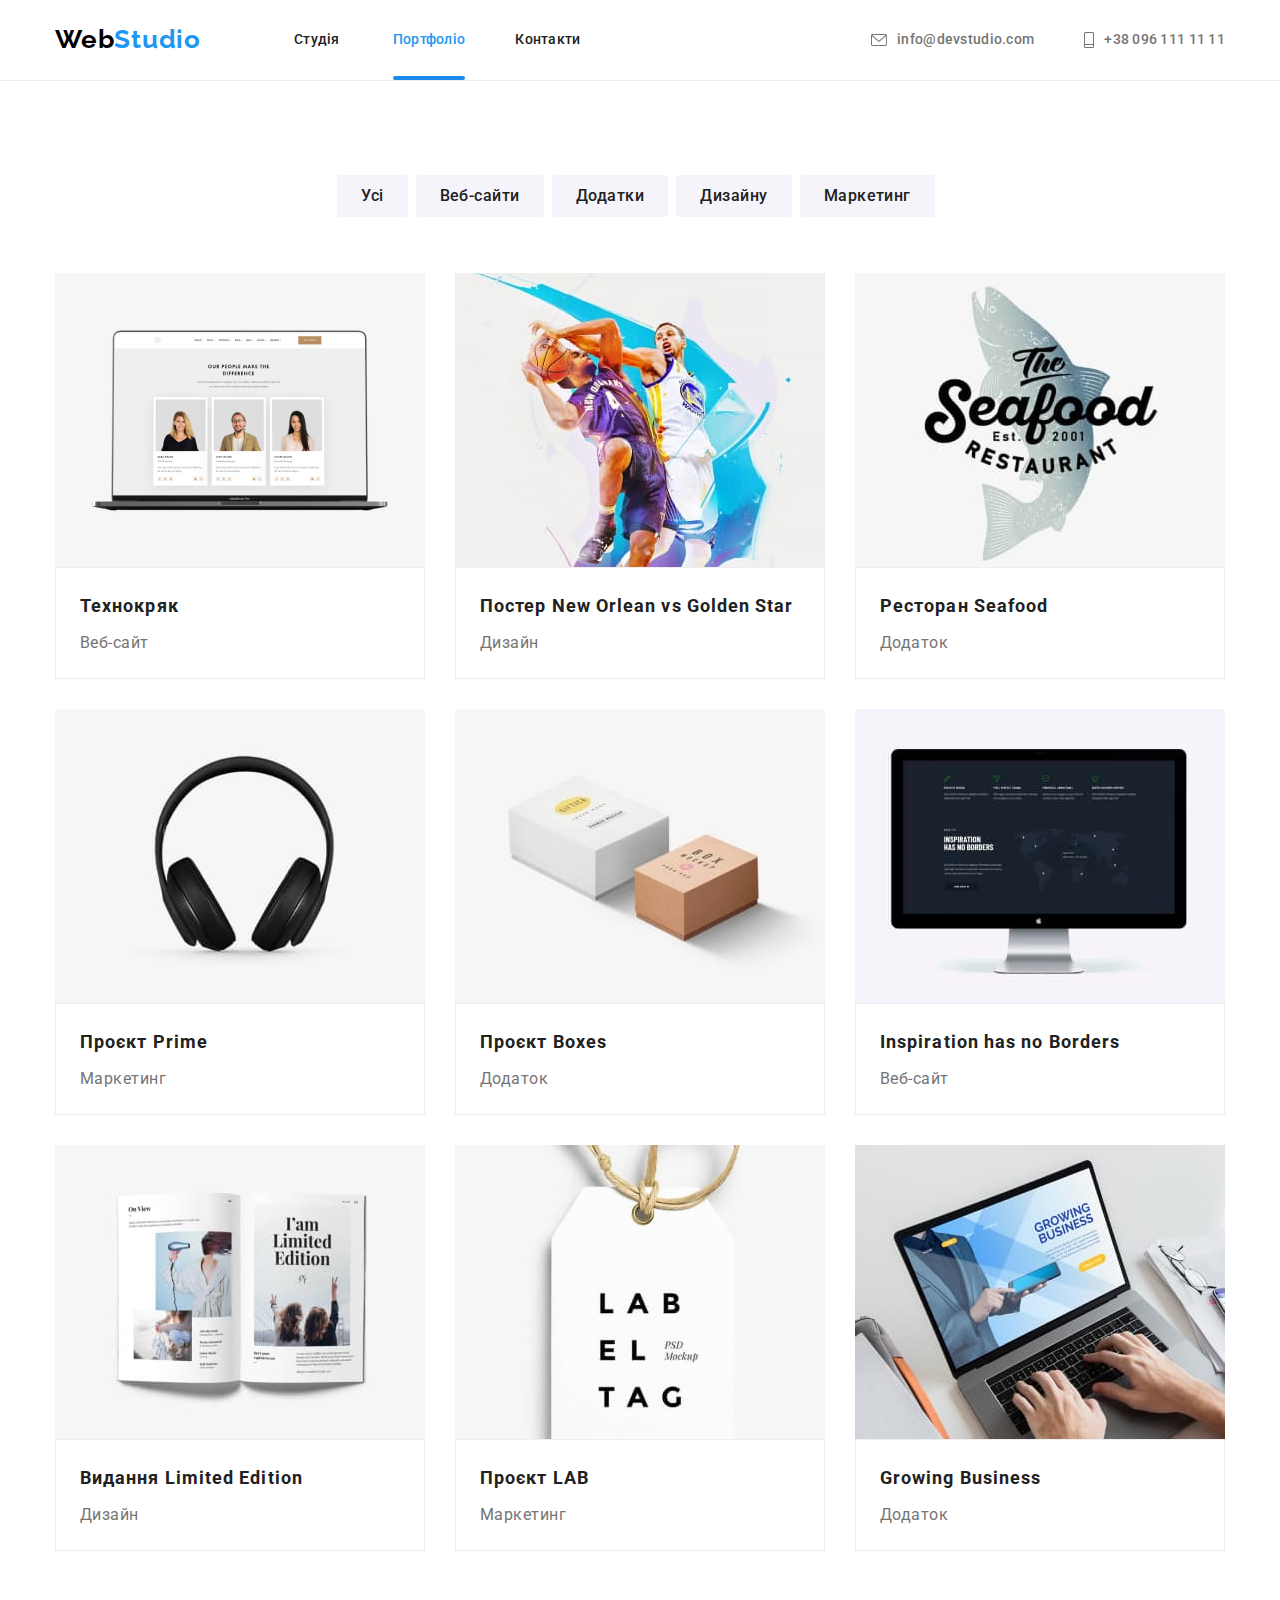
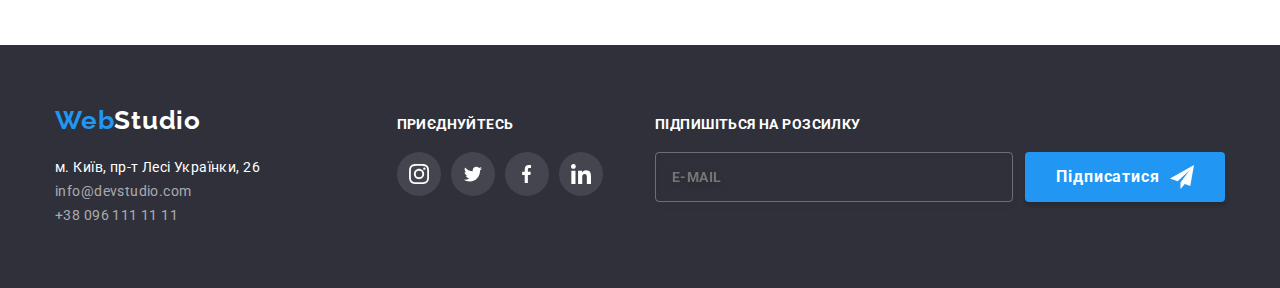
<file: portfolio.html>
<!DOCTYPE html>
<html lang="uk">
  <head>
    <meta charset="UTF-8" />
    <meta http-equiv="X-UA-Compatible" content="IE=edge" />
    <meta name="viewport" content="width=device-width, initial-scale=1.0" />
    <title>Портфоліо</title>
    <link rel="preconnect" href="https://fonts.googleapis.com">
<link rel="preconnect" href="https://fonts.gstatic.com" crossorigin>
<link href="https://fonts.googleapis.com/css2?family=Raleway:wght@700&family=Roboto:wght@400;500;700;900&display=swap" rel="stylesheet">
<link rel="stylesheet" href="https://cdnjs.cloudflare.com/ajax/libs/modern-normalize/1.1.0/modern-normalize.min.css">
<link rel="stylesheet" href="./css/main.min.css">

<header class="header-studio-page header-space">
  <div class="container header-zone">
    <nav class="main-nav">
      <a href="./index.html" target="_blank" rel="noreferrer noopener nofollow" class="logo link"><span class="logo__part--blue">Web</span><span class="logo__part--black">Studio</span></a>
      <ul  class="site-nav list">
        <li class="site-nav__item">
          <a href="./index.html" target="_self" rel="noreferrer noopener nofollow" class="site-nav__link  list-studio link  link">Студія</a>
        </li>
        <li class="site-nav__item">
          <a href="./portfolio.html" target="_self" rel="noreferrer noopener nofollow" class="site-nav__link  list-portfolio link current-link">Портфоліо</a>
        </li>
        <li class="site-nav__item">
          <a href="#" target="_blank" rel="noreferrer noopener nofollow" class="site-nav__link  list-contacts link">Контакти</a>
        </li>
      </ul>
    </nav>
    <ul class="list header-contacts">
      <li class="header-contacts__item">
        <a href="mailto:info@devstudio.com" class="header-contacts__email link"
          ><svg class="header-contacts__svg-envelope" width="16" height="12">
            <use href="./images/icons.svg#icon-envelope"></use></svg
          >info@devstudio.com</a
        >
      </li>
      <li class="header-contacts__item">
        <a href="tel:+380961111111" class="header-contacts__phone link"
          ><svg class="header-contacts__svg-phone" width="10" height="16">
            <use href="./images/icons.svg#icon-phone"></use></svg
          >+38 096 111 11 11</a
        >
      </li>
    </ul>
  </div>
</header>
    <main>
      <section class="section">
        <div class="container">
          <h1 class="visually-hidden">Секція з продуктами</h1>
          <ul class="list filters">
              <li class="filter__item"><button class="button filter__button" type="button">Усі</button></li>
              <li class="filter__item"><button class="button filter__button" type="button">Веб-сайти</button></li>
              <li class="filter__item"><button class="button filter__button" type="button">Додатки</button></li>
              <li class="filter__item"><button class="button filter__button" type="button">Дизайну</button></li>
              <li class="filter__item"><button class="button filter__button" type="button">Маркетинг</button></li>
          </ul>
          <ul class="list products">
      <li class="list product-item" >
          <a href="#" target="_self" rel="noreferrer noopener nofollow" class="product-link">
            <div class="product-item__img-wrapper">
              <img class="product-item__image" src="./images/web-site.jpg" alt="веб-сайт" width="370">
              <div class="product-item__description-on">
                <p>Ресурс пропонує комплексні пропозиції з різним рівнем функціоналу та сервісів. Все це дозволить відвідувачу отримати вичерпні відомості про компанію чи приватну особу.</p>
              </div>
            </div>
          <div class="product-item__description">
            <h2 class="small-title-prtf">Технокряк</h2>
            <p class="paragraph-prtf">Веб-сайт</p>
          </div></a>
      </li>
      <li class="list product-item">
        <a href="#" target="_self" rel="noreferrer noopener nofollow" class="product-link">
          <div class="product-item__img-wrapper">
            <img class="product-item__image" src="./images/design.jpg" alt="дизайн" width="370">
            <div class="product-item__description-on">
              <p>Ресурс пропонує комплексні пропозиції з різним рівнем функціоналу та сервісів. Все це дозволить відвідувачу отримати вичерпні відомості про компанію чи приватну особу.</p>
            </div>
          </div>
          <div class="product-item__description">
            <h2 class="small-title-prtf">Постер New Orlean vs Golden Star</h2>
            <p class="paragraph-prtf">Дизайн</p>
          </div></a>
      </li>
      <li class="list product-item">
        <a href="#" target="_self" rel="noreferrer noopener nofollow" class="product-link">
          <div class="product-item__img-wrapper">
            <img class="product-item__image" src="./images/app.jpg" alt="додаток" width="370">
            <div class="product-item__description-on">
              <p>Ресурс пропонує комплексні пропозиції з різним рівнем функціоналу та сервісів. Все це дозволить відвідувачу отримати вичерпні відомості про компанію чи приватну особу.</p>
            </div>
          </div>
          <div class="product-item__description"><h2 class="small-title-prtf">Ресторан Seafood</h2>
            <p class="paragraph-prtf">Додаток</p></div></a>
      </li>
      <li class="list product-item">
        <a href="#" target="_self" rel="noreferrer noopener nofollow" class="product-link">
          <div class="product-item__img-wrapper">
            <img class="product-item__image" src="./images/marketing.jpg" alt="маркетинг" width="370">
            <div class="product-item__description-on">
              <p>Ресурс пропонує комплексні пропозиції з різним рівнем функціоналу та сервісів. Все це дозволить відвідувачу отримати вичерпні відомості про компанію чи приватну особу.</p>
            </div>
          </div>
          <div class="product-item__description"><h2 class="small-title-prtf">Проєкт Prime</h2>
            <p class="paragraph-prtf">Маркетинг</p></div></a>
      </li>
      <li class="list product-item">
        <a href="#" target="_self" rel="noreferrer noopener nofollow" class="product-link">
          <div class="product-item__img-wrapper">
            <img class="product-item__image" src="./images/app-boxes.jpg" alt="додатки" width="370">
            <div class="product-item__description-on">
              <p>Ресурс пропонує комплексні пропозиції з різним рівнем функціоналу та сервісів. Все це дозволить відвідувачу отримати вичерпні відомості про компанію чи приватну особу.</p>
            </div>
          </div>
          <div class="product-item__description">
            <h2 class="small-title-prtf">Проєкт Boxes</h2>
            <p class="paragraph-prtf">Додаток</p>
            </div></a>
          
      </li>
      <li class="list product-item">
        <a href="#" target="_self" rel="noreferrer noopener nofollow" class="product-link">
          <div class="product-item__img-wrapper">
            <img class="product-item__image" src="./images/web-site-dark.jpg" alt="сайт-темний" width="370">
            <div class="product-item__description-on">
              <p>Ресурс пропонує комплексні пропозиції з різним рівнем функціоналу та сервісів. Все це дозволить відвідувачу отримати вичерпні відомості про компанію чи приватну особу.</p>
            </div>
          </div>
          <div class="product-item__description">
            <h2 class="small-title-prtf">Inspiration has no Borders</h2>
            <p class="paragraph-prtf">Веб-сайт</p>
          </div></a>
      </li>
      <li class="list product-item">
        <a href="#" target="_self" rel="noreferrer noopener nofollow" class="product-link">
          <div class="product-item__img-wrapper">
            <img class="product-item__image" src="./images/design-journal.jpg" alt="дизайн-журнали" width="370">
            <div class="product-item__description-on">
              <p>Ресурс пропонує комплексні пропозиції з різним рівнем функціоналу та сервісів. Все це дозволить відвідувачу отримати вичерпні відомості про компанію чи приватну особу.</p>
            </div>
          </div>
          <div class="product-item__description">
            <h2 class="small-title-prtf">Видання Limited Edition</h2>
            <p class="paragraph-prtf">Дизайн</p>
          </div></a>
      </li>
      <li class="list product-item">
        <a href="#" target="_self" rel="noreferrer noopener nofollow" class="product-link">
          <div class="product-item__img-wrapper">
            <img class="product-item__image" src="./images/marketing-label.jpg" alt="маркетинг-лейбл" width="370">
            <div class="product-item__description-on">
              <p>Ресурс пропонує комплексні пропозиції з різним рівнем функціоналу та сервісів. Все це дозволить відвідувачу отримати вичерпні відомості про компанію чи приватну особу.</p>
            </div>
          </div>
          <div class="product-item__description">
            <h2 class="small-title-prtf">Проєкт LAB</h2>
            <p class="paragraph-prtf">Маркетинг</p>
          </div></a>
      </li>
      <li class="list product-item">
        <a href="#" target="_self" rel="noreferrer noopener nofollow" class="product-link">
          <div class="product-item__img-wrapper">
            <img class="product-item__image" src="./images/marketing-laptop.jpg" alt="маркетинг-ноутбук" width="370">
            <div class="product-item__description-on">
              <p>Ресурс пропонує комплексні пропозиції з різним рівнем функціоналу та сервісів. Все це дозволить відвідувачу отримати вичерпні відомості про компанію чи приватну особу.</p>
            </div>
          </div>
          <div class="product-item__description">
            <h2 class="small-title-prtf">Growing Business</h2>
            <p class="paragraph-prtf">Додаток</p>
          </div></a>
          
      </li>
  </ul>
</div>
        
      </section>
      </main>
      <footer class="footer">
        <div class="container footer__zone">
          <div class="footer__flex">
            <a
              href="./index.html"
              target="_blank"
              rel="noreferrer noopener nofollow"
              class="footer__logo link"
              ><span class="footer__logo-part--blue ">Web</span><span class="footer__logo-part--white">Studio</span></a
            >
            <address class="footer__adress">
              <ul class="list footer__contacts-list">
                <li>
                  <a
                    class="footer__adress-text link"
                    href="https://goo.gl/maps/XF9wYQ3rgve21Gsi9"
                    target="_blank"
                    rel="noreferrer noopener nofollow"
                    >м. Київ, пр-т Лесі Українки, 26</a
                  >
                </li>
                <li>
                  <a class="footer__email link" href="mailto:info@devstudio.com">info@devstudio.com</a>
                </li>
                <li><a class="footer__phone link" href="tel:+380961111111">+38 096 111 11 11</a></li>
              </ul>
            </address>
          </div>
          <div class="footer__follow-zone">
            <p class="footer__follow-text">Приєднуйтесь</p>
            <ul class="list footer__social-net-card">
              <li class="footer__follow-svg-item">
                <a class="footer__follow-svg-link" href="" target="_self" rel="noreferrer noopener nofollow"
                  ><svg  width="20" height="20">
                    <use href="./images/icons.svg#icon-instagram"></use></svg
                ></a>
              </li>
              <li class="footer__follow-svg-item">
                <a class="footer__follow-svg-link" href="" target="_self" rel="noreferrer noopener nofollow"
                  ><svg width="20" height="16.25">
                    <use href="./images/icons.svg#icon-twitter"></use></svg
                ></a>
              </li>
              <li class="footer__follow-svg-item">
                <a
                  class="footer__follow-svg-link"
                  href=""
                  target="_self"
                  rel="noreferrer noopener nofollow"
                >
                  <svg width="10" height="20">
                    <use href="./images/icons.svg#icon-facebook"></use></svg
                ></a>
              </li>
              <li class="footer__follow-svg-item">
                <a
                  class="footer__follow-svg-link"
                  href=""
                  target="_self"
                  rel="noreferrer noopener nofollow"
                >
                  <svg width="20" height="20">
                    <use href="./images/icons.svg#icon-linkedin"></use></svg
                ></a>
              </li>
            </ul>
          </div>
        <div class="footer__subscribe-zone">
          <p class="footer__subscribe-title">ПІДПИШІТЬСЯ НА РОЗСИЛКУ</p>
          <form class="footer__form" >
            <input class="footer__form-input" type="e-mail" name="e-mail" id="e-mail" placeholder="E-mail"/>
            <button class="footer__submit-button" type="submit">Підписатися 
              <svg class="footer__send-icon" width="24" height="24">
              <use href="./images/icons.svg#icon-icon-send-2"></use>
            </svg> </button>
          </form>
        </div>
        </div>
      </footer>
  </body>
</html>
</file>
<file: css/main.min.css>
.link{text-decoration:none}.list{list-style:none;padding:0;margin:0}.visually-hidden{position:absolute;width:1px;height:1px;margin:-1px;padding:0;overflow:hidden;border:0;clip:rect(0 0 0 0)}h1,h2,h3,h4,h5,h6,p,ul{margin:0;padding:0}body{font-family:"Roboto",sans-serif;margin:0}body{background-color:#fff}body{color:#757575}html{-webkit-box-sizing:border-box;box-sizing:border-box}*,*::before,*::after{-webkit-box-sizing:inherit;box-sizing:inherit}img{display:block;max-width:100%;height:auto}.button{font-family:inherit;cursor:pointer;color:#212121;background-color:#f5f4fa;border-color:rgba(0,0,0,0);font-weight:500;font-size:16px;line-height:1.625;text-align:center;letter-spacing:.03em;border-radius:4px;-webkit-transition:background-color 250ms cubic-bezier(0.4, 0, 0.2, 1);transition:background-color 250ms cubic-bezier(0.4, 0, 0.2, 1);-webkit-transition:-webkit-box-shadow 250ms cubic-bezier(0.4, 0, 0.2, 1);transition:-webkit-box-shadow 250ms cubic-bezier(0.4, 0, 0.2, 1);transition:box-shadow 250ms cubic-bezier(0.4, 0, 0.2, 1);transition:box-shadow 250ms cubic-bezier(0.4, 0, 0.2, 1), -webkit-box-shadow 250ms cubic-bezier(0.4, 0, 0.2, 1)}.button:hover{font-family:inherit;cursor:pointer;background-color:#2196f3;color:#fff;border-color:rgba(0,0,0,0);font-weight:500;font-size:16px;line-height:1.625;-webkit-box-shadow:0px 3px 1px rgba(0,0,0,.1),0px 1px 2px rgba(0,0,0,.08),0px 2px 2px rgba(0,0,0,.12);box-shadow:0px 3px 1px rgba(0,0,0,.1),0px 1px 2px rgba(0,0,0,.08),0px 2px 2px rgba(0,0,0,.12);text-align:center;letter-spacing:.03em;border-radius:4px}.button:focus{font-family:inherit;cursor:pointer;background-color:#2196f3;color:#fff;border-color:rgba(0,0,0,0);font-weight:500;font-size:16px;line-height:1.625;-webkit-box-shadow:0px 3px 1px rgba(0,0,0,.1),0px 1px 2px rgba(0,0,0,.08),0px 2px 2px rgba(0,0,0,.12);box-shadow:0px 3px 1px rgba(0,0,0,.1),0px 1px 2px rgba(0,0,0,.08),0px 2px 2px rgba(0,0,0,.12);text-align:center;letter-spacing:.03em;border-radius:4px}.team-section{background-color:#f5f4fa}.title-third{color:#212121;font-weight:700;font-size:14px;line-height:1.33;letter-spacing:.03em;text-transform:uppercase}.small-title-prtf{color:#212121;font-weight:700;font-size:18px;line-height:2;letter-spacing:.06em}.container{max-width:480px;padding-left:15px;padding-right:15px;margin-left:auto;margin-right:auto}@media screen and (min-width: 768px){.container{max-width:768px;padding-left:15px;padding-right:15px}}@media screen and (min-width: 1200px){.container{max-width:1200px;padding-left:15px;padding-right:15px;margin:0 auto;-webkit-box-pack:justify;-ms-flex-pack:justify;justify-content:space-between}}.section{padding-top:60px;padding-bottom:60px}@media screen and (min-width: 768px){.section{padding-top:60px;padding-bottom:60px}}@media screen and (min-width: 1200px){.section{padding-top:94px;padding-bottom:94px}}.section-title{color:#212121;font-weight:700;font-size:28px;line-height:1.16;text-align:center;letter-spacing:.03em}@media screen and (min-width: 1200px){.section-title{font-size:36px}}.logo__part--black{color:#2196f3;font-family:"Raleway",sans-serif;font-weight:700;font-size:26px;line-height:1.19;letter-spacing:.03em}.logo__part--blue{color:#000;font-family:"Raleway",sans-serif;font-weight:700;font-size:26px;line-height:1.19;letter-spacing:.03em}.logo__part--blue{font-family:"Raleway",sans-serif}.list-studio{color:#212121;font-weight:500;font-size:14px;line-height:1.14;letter-spacing:.02em;-webkit-transition:color 250ms cubic-bezier(0.4, 0, 0.2, 1);transition:color 250ms cubic-bezier(0.4, 0, 0.2, 1)}.list-portfolio{color:#212121;font-weight:500;font-size:14px;line-height:1.14;letter-spacing:.02em;-webkit-transition:color 250ms cubic-bezier(0.4, 0, 0.2, 1);transition:color 250ms cubic-bezier(0.4, 0, 0.2, 1)}.list-contacts{color:#212121;font-weight:500;font-size:14px;line-height:1.14;letter-spacing:.02em;-webkit-transition:color 250ms cubic-bezier(0.4, 0, 0.2, 1);transition:color 250ms cubic-bezier(0.4, 0, 0.2, 1)}.list-studio:hover{color:#2196f3;font-weight:500;font-size:14px;line-height:1.14;letter-spacing:.02em}.list-studio:focus{color:#2196f3;font-weight:500;font-size:14px;line-height:1.14;letter-spacing:.02em}.list-portfolio:hover{color:#2196f3;font-weight:500;font-size:14px;line-height:1.14;letter-spacing:.02em}.list-portfolio:focus{color:#2196f3;font-weight:500;font-size:14px;line-height:1.14;letter-spacing:.02em}.list-contacts:hover{color:#2196f3;font-weight:500;font-size:14px;line-height:1.14;letter-spacing:.02em}.list-contacts:focus{color:#2196f3;font-weight:500;font-size:14px;line-height:1.14;letter-spacing:.02em}.header-contacts__email{color:#757575;font-weight:500;font-size:14px;line-height:1.14;letter-spacing:.02em;fill:currentColor;display:-webkit-box;display:-ms-flexbox;display:flex;-webkit-box-align:center;-ms-flex-align:center;align-items:center;-webkit-transition:color 250ms cubic-bezier(0.4, 0, 0.2, 1);transition:color 250ms cubic-bezier(0.4, 0, 0.2, 1)}.header-contacts__email:hover{color:#2196f3;font-weight:500;font-size:14px;line-height:1.14;letter-spacing:.02em}.header-contacts__email:focus{color:#2196f3;font-weight:500;font-size:14px;line-height:1.14;letter-spacing:.02em}.header-contacts__phone{color:#757575;font-weight:500;font-size:14px;line-height:1.14;letter-spacing:.02em;fill:currentColor;display:-webkit-box;display:-ms-flexbox;display:flex;-webkit-box-align:center;-ms-flex-align:center;align-items:center;-webkit-transition:color 250ms cubic-bezier(0.4, 0, 0.2, 1);transition:color 250ms cubic-bezier(0.4, 0, 0.2, 1)}.header-contacts__phone:hover{color:#2196f3;font-weight:500;font-size:14px;line-height:1.14;letter-spacing:.02em}.header-contacts__phone:focus{color:#2196f3;font-weight:500;font-size:14px;line-height:1.14;letter-spacing:.02em}.site-nav .current-link{color:#2196f3}.header-contacts__svg-envelope{margin-right:10px}.header-contacts__svg-phone{margin-right:10px}@media screen and (min-width: 768px)and (max-width: 1199px){.header-contacts__svg-phone{margin-left:3px}}.header-space{border-bottom:1px solid #ececec}.current-link::after{content:"";display:block;position:absolute;width:100%;height:4px;background-color:#188ce8;bottom:0;border-radius:2px}.menu-toggle{min-height:40px;min-width:40px;display:-webkit-box;display:-ms-flexbox;display:flex;-webkit-box-align:center;-ms-flex-align:center;align-items:center;-webkit-box-pack:center;-ms-flex-pack:center;justify-content:center;margin:0;padding:0;background-color:rgba(0,0,0,0);cursor:pointer;border:none;border-radius:50%;outline:none}@media(min-width: 768px){.menu-toggle{display:none}}.menu-toggle:hover,.menu-toggle:focus{background-color:rgba(0,0,0,.1);fill:#2196f3}@media screen and (min-width: 1200px){.header-contacts .header-contacts__item+.header-contacts__item{margin-left:50px}}.header-contacts__email,.header-contacts__phone{text-decoration:none}@media screen and (min-width: 768px){.header-contacts__email,.header-contacts__phone{display:-webkit-box;display:-ms-flexbox;display:flex;-webkit-box-align:center;-ms-flex-align:center;align-items:center;color:#757575;font-size:12px;margin-left:96px}}@media screen and (min-width: 1200px){.header-contacts__email,.header-contacts__phone{font-size:14px;margin-left:0}}.header-contacts{display:-webkit-box;display:-ms-flexbox;display:flex;-webkit-box-orient:vertical;-webkit-box-direction:normal;-ms-flex-direction:column;flex-direction:column;font-weight:500;line-height:1.17;letter-spacing:.02em;-webkit-transition:color 250ms;transition:color 250ms}@media screen and (max-width: 767px){.header-contacts{display:none}}@media screen and (min-width: 1200px){.header-contacts{-webkit-box-orient:horizontal;-webkit-box-direction:normal;-ms-flex-direction:row;flex-direction:row}}@media screen and (min-width: 1200px){.header-contacts .header-contacts__item+.header-contacts__item{margin-left:50px}}.logo{display:block}@media screen and (min-width: 767px){.logo{padding-top:16px;padding-bottom:16px}}@media screen and (min-width: 768px){.logo{padding-top:26px;padding-bottom:26px;margin-right:88px}}@media screen and (min-width: 1200px){.logo{margin-right:93px;padding-top:24px;padding-bottom:25px}}.logo-button-header-zone{display:-webkit-box;display:-ms-flexbox;display:flex;-webkit-box-pack:justify;-ms-flex-pack:justify;justify-content:space-between}.main-nav{display:-webkit-box;display:-ms-flexbox;display:flex}@media screen and (max-width: 767px){.main-nav{height:60px;padding:16px 23px 16px 15px}}@media screen and (min-width: 1200px){.main-nav{-webkit-box-pack:end;-ms-flex-pack:end;justify-content:flex-end;min-height:80px}}.header-zone{display:-webkit-box;display:-ms-flexbox;display:flex;-webkit-box-align:center;-ms-flex-align:center;align-items:center;position:relative}.menu-togle__svg{position:absolute;right:8%;top:20%}.site-nav{position:relative}.site-nav{display:-webkit-box;display:-ms-flexbox;display:flex;-webkit-box-align:center;-ms-flex-align:center;align-items:center}@media(max-width: 767px){.site-nav{display:none}}.site-nav__item{position:relative}@media screen and (min-width: 768px){.site-nav__item:nth-child(2){margin-left:56px;margin-right:51px}}@media screen and (min-width: 1200px){.site-nav__item:nth-child(2){margin-left:53px;margin-right:50px}}.site-nav__link{display:block;padding-top:32px;padding-bottom:32px}.hero{height:400px;padding:118px 0;margin:0 auto;background-color:#c4c4c4;background-image:-webkit-gradient(linear, left top, right top, from(rgba(47, 48, 58, 0.4)), to(rgba(47, 48, 58, 0.4))),url("../images/hero/Hero_sm_1x.jpg");background-image:linear-gradient(to right, rgba(47, 48, 58, 0.4), rgba(47, 48, 58, 0.4)),url("../images/hero/Hero_sm_1x.jpg");background-repeat:no-repeat;background-size:cover;background-position:center;text-align:center}@media(min-device-pixel-ratio: 2),(-webkit-min-device-pixel-ratio: 2),(min-resolution: 192dpi),(min-resolution: 2dppx){.hero{background-image:-webkit-gradient(linear, left top, right top, from(rgba(47, 48, 58, 0.4)), to(rgba(47, 48, 58, 0.4))),url("../images/hero/Hero_sm_1x.jpg");background-image:linear-gradient(to right, rgba(47, 48, 58, 0.4), rgba(47, 48, 58, 0.4)),url("../images/hero/Hero_sm_1x.jpg")}}@media screen and (min-width: 480px){.hero{background-image:-webkit-gradient(linear, left top, right top, from(rgba(47, 48, 58, 0.4)), to(rgba(47, 48, 58, 0.4))),url("../images/hero/Hero_mid_1x.jpg");background-image:linear-gradient(to right, rgba(47, 48, 58, 0.4), rgba(47, 48, 58, 0.4)),url("../images/hero/Hero_mid_1x.jpg")}}@media screen and (min-width: 480px)and (min-device-pixel-ratio: 2),screen and (min-width: 480px)and (-webkit-min-device-pixel-ratio: 2),screen and (min-width: 480px)and (min-resolution: 192dpi),screen and (min-width: 480px)and (min-resolution: 2dppx){.hero{background-image:-webkit-gradient(linear, left top, right top, from(rgba(47, 48, 58, 0.4)), to(rgba(47, 48, 58, 0.4))),url("../images/hero/Hero_mid_1x.jpg");background-image:linear-gradient(to right, rgba(47, 48, 58, 0.4), rgba(47, 48, 58, 0.4)),url("../images/hero/Hero_mid_1x.jpg")}}@media screen and (min-width: 768px){.hero{background-image:-webkit-gradient(linear, left top, right top, from(rgba(47, 48, 58, 0.4)), to(rgba(47, 48, 58, 0.4))),url("../images/hero/Hero_l_1x.jpg");background-image:linear-gradient(to right, rgba(47, 48, 58, 0.4), rgba(47, 48, 58, 0.4)),url("../images/hero/Hero_l_1x.jpg")}}@media screen and (min-width: 768px)and (min-device-pixel-ratio: 2),screen and (min-width: 768px)and (-webkit-min-device-pixel-ratio: 2),screen and (min-width: 768px)and (min-resolution: 192dpi),screen and (min-width: 768px)and (min-resolution: 2dppx){.hero{background-image:-webkit-gradient(linear, left top, right top, from(rgba(47, 48, 58, 0.4)), to(rgba(47, 48, 58, 0.4))),url("../images/hero/Hero_l_1x.jpg");background-image:linear-gradient(to right, rgba(47, 48, 58, 0.4), rgba(47, 48, 58, 0.4)),url("../images/hero/Hero_l_1x.jpg")}}@media screen and (min-width: 1200px){.hero{max-width:1600px;height:600px;padding:200px 0}}.hero .hero__title{color:#fff;font-weight:900;font-size:26px;line-height:1.36;text-align:center;letter-spacing:.06em;text-transform:uppercase;margin-bottom:30px;margin-top:0}@media screen and (min-width: 1200px){.hero .hero__title{font-size:44px}}.hero__button{font-family:inherit;cursor:pointer;color:#fff;background-color:#2196f3;font-weight:700;font-size:16px;line-height:1.87;text-align:center;letter-spacing:.06em;display:inline-block;border-radius:4px;border-color:rgba(0,0,0,0);padding-top:10;padding:10px 32px;-webkit-transition:background-color 250ms cubic-bezier(0.4, 0, 0.2, 1);transition:background-color 250ms cubic-bezier(0.4, 0, 0.2, 1)}.hero__button:focus{font-family:inherit;cursor:pointer;color:#fff;background-color:#188ce8;font-weight:700;font-size:16px;line-height:1.87;text-align:center;letter-spacing:.06em;border-radius:4px;border-color:rgba(0,0,0,0);display:inline-block;padding:10px 32px}.hero__button:hover{font-family:inherit;cursor:pointer;color:#fff;background-color:#188ce8;font-weight:700;font-size:16px;line-height:1.87;text-align:center;letter-spacing:.06em;border-radius:4px;border-color:rgba(0,0,0,0);display:inline-block;padding:10px 32px}.hero-title{margin-bottom:30px}.benefits__paragraph{font-size:14px;line-height:1.71;letter-spacing:.03em}.benefits__title{margin-bottom:10px;text-align:center}.benefits__svg-zone{background-color:#f5f4fa;margin-bottom:30px;display:-webkit-box;display:-ms-flexbox;display:flex;-webkit-box-align:center;-ms-flex-align:center;align-items:center;-webkit-box-pack:center;-ms-flex-pack:center;justify-content:center;width:100%;height:120px}@media screen and (min-width: 768px){.benefits__list{display:-webkit-box;display:-ms-flexbox;display:flex;-ms-flex-wrap:wrap;flex-wrap:wrap;gap:30px}}@media screen and (min-width: 1200px)and (min-width: 1200px){.benefits__list{-ms-flex-wrap:nowrap;flex-wrap:nowrap;-webkit-box-pack:center;-ms-flex-pack:center;justify-content:center}}.benefits__item:not(:last-child){margin-bottom:30px}@media screen and (min-width: 768px){.benefits__item{-ms-flex-preferred-size:calc((100% - 30px)/2);flex-basis:calc((100% - 30px)/2)}}@media screen and (min-width: 1200){.benefits__item{-ms-flex-preferred-size:calc((100% - 90px)/4);flex-basis:calc((100% - 90px)/4)}}.works__list{display:-webkit-box;display:-ms-flexbox;display:flex;margin-top:50px;-webkit-box-pack:center;-ms-flex-pack:center;justify-content:center}.works__item:nth-child(3n+0){margin-right:0}.work__picture{display:block}.works__thumb{position:relative;display:-webkit-box;display:-ms-flexbox;display:flex;-webkit-box-pack:center;-ms-flex-pack:center;justify-content:center}.works__text-on-thumb{position:absolute;bottom:0;background-color:rgba(47,48,58,.8);width:100%;display:-webkit-box;display:-ms-flexbox;display:flex;-webkit-box-pack:center;-ms-flex-pack:center;justify-content:center;-webkit-box-align:center;-ms-flex-align:center;align-items:center;height:70px;color:#fff;font-weight:700;font-size:14px;line-height:1.143}.works__item{margin-right:30px}.works{padding-top:0px;display:none}@media screen and (min-width: 1200px){.works{display:block}}.works .works__title{margin:0}.team-list-item__svg-link{display:block;border-radius:50%;width:100%;height:100%;fill:#afb1b8;display:-webkit-box;display:-ms-flexbox;display:flex;-webkit-box-pack:center;-ms-flex-pack:center;justify-content:center;-webkit-box-align:center;-ms-flex-align:center;align-items:center;-webkit-transition:background-color 250ms cubic-bezier(0.4, 0, 0.2, 1);transition:background-color 250ms cubic-bezier(0.4, 0, 0.2, 1)}.team-list-item__svg-link{margin-right:10px}.team-list-item__svg-link:not(:last-child){margin-right:0px}.team-list-item__svg-link:hover{background-color:#2196f3;border-radius:50%;fill:#fff;display:-webkit-box;display:-ms-flexbox;display:flex;-webkit-box-pack:center;-ms-flex-pack:center;justify-content:center;-webkit-box-align:center;-ms-flex-align:center;align-items:center}.team-list-item__icons{width:44px;height:44px;margin-right:10px}.personals-svg:focus{background-color:#2196f3;border-radius:50%;fill:#fff;display:-webkit-box;display:-ms-flexbox;display:flex;-webkit-box-pack:center;-ms-flex-pack:center;justify-content:center;-webkit-box-align:center;-ms-flex-align:center;align-items:center}.team-list-item__name-title{color:#212121;font-weight:500;font-size:16px;line-height:1.18;text-align:center;letter-spacing:.03em}.team-list-item__position{font-size:16px;line-height:1.19;text-align:center;letter-spacing:.03em;margin-bottom:16px}.paragraph-prtf{font-size:16px;line-height:1.875;letter-spacing:.03em}.team-section{margin:0 auto}.team-list-item__names-text{text-align:center;padding-top:30px;padding-bottom:30px}.team-list-item:nth-child(3n+0){padding-right:0}.team-list-item__name-title{margin-bottom:10px}.team-list-item__person-picture{display:block}.team-list-item__social-networks{display:-webkit-box;display:-ms-flexbox;display:flex;-webkit-box-pack:center;-ms-flex-pack:center;justify-content:center}.team-title{margin-bottom:30px}@media screen and (min-width: 1200px){.team-title{margin-bottom:50px}}@media screen and (min-width: 768px){.team-list{display:-webkit-box;display:-ms-flexbox;display:flex;-ms-flex-wrap:wrap;flex-wrap:wrap;gap:30px}}@media screen and (min-width: 1200px){.team-list{-ms-flex-wrap:nowrap;flex-wrap:nowrap}}.team-list-item{text-align:center;background-color:#fff;-webkit-box-shadow:0px 1px 3px rgba(0,0,0,.12),0px 1px 1px rgba(0,0,0,.14),0px 2px 1px rgba(0,0,0,.2);box-shadow:0px 1px 3px rgba(0,0,0,.12),0px 1px 1px rgba(0,0,0,.14),0px 2px 1px rgba(0,0,0,.2);border-radius:0px 0px 4px 4px}.team-list-item:not(:last-child){margin-bottom:30px}@media screen and (min-width: 768px){.team-list-item{-ms-flex-preferred-size:calc((100% - 30px)/2);flex-basis:calc((100% - 30px)/2)}.team-list-item:not(:last-child){margin-bottom:0}}@media screen and (min-width: 1200px){.team-list-item{-ms-flex-preferred-size:calc((100% - 90px)/4);flex-basis:calc((100% - 90px)/4)}}.team-list-item__names-text{padding-top:30px;padding-bottom:24px}@media screen and (min-width: 1200px){.team-list-item__names-text{padding-bottom:30px}}.partners-list__link-svg{display:block;width:100%;height:100%;border:1px solid #afb1b8;border-radius:4px;fill:#afb1b8;display:-webkit-box;display:-ms-flexbox;display:flex;-webkit-box-pack:center;-ms-flex-pack:center;justify-content:center;-webkit-box-align:center;-ms-flex-align:center;align-items:center;-webkit-transition:border 250ms cubic-bezier(0.4, 0, 0.2, 1),fill 250ms cubic-bezier(0.4, 0, 0.2, 1);transition:border 250ms cubic-bezier(0.4, 0, 0.2, 1),fill 250ms cubic-bezier(0.4, 0, 0.2, 1)}.partners-list__link-svg:hover{border:1px solid #2196f3;fill:#2196f3}.partners-list__link-svg:focus{border:1px solid #2196f3;fill:#2196f3}.partners-list__item{margin:0px}.partners-list{display:-webkit-box;display:-ms-flexbox;display:flex;margin-top:50px;-ms-flex-wrap:wrap;flex-wrap:wrap;gap:30px}.partners-list__item{width:100%;height:100%;-ms-flex-preferred-size:calc((100% - 30px)/2);flex-basis:calc((100% - 30px)/2);height:92px}@media screen and (min-width: 768px){.partners-list__item{-ms-flex-preferred-size:calc((100% - 60px)/3);flex-basis:calc((100% - 60px)/3);height:92px}}@media screen and (min-width: 1200px){.partners-list__item{-ms-flex-preferred-size:calc((100% - 150px)/6);flex-basis:calc((100% - 150px)/6);height:92px}}.footer__logo{margin-bottom:20px;margin-top:0;padding:0}.footer__logo-part--blue{color:#2196f3;font-family:"Raleway",sans-serif;font-weight:700;font-size:26px;line-height:1.19;letter-spacing:.03em}.footer__logo-part--white{color:#fff;font-family:"Raleway",sans-serif;font-weight:700;font-size:26px;line-height:1.19;letter-spacing:.03em}.footer{background-color:#2f303a}.footer__adress{font-style:normal;font-family:inherit;font-size:14px;line-height:1.71;letter-spacing:.03em}.footer__adress-text{color:#fff;-webkit-transition:color 250ms cubic-bezier(0.4, 0, 0.2, 1);transition:color 250ms cubic-bezier(0.4, 0, 0.2, 1)}.footer__adress-text:hover{color:#2196f3}.footer__adress-text:focus{color:#2196f3}.footer__email{color:rgba(255,255,255,.6);-webkit-transition:color 250ms cubic-bezier(0.4, 0, 0.2, 1);transition:color 250ms cubic-bezier(0.4, 0, 0.2, 1)}.footer__email:hover{color:#2196f3}.footer__email:focus{color:#2196f3}.footer__phone{color:rgba(255,255,255,.6);-webkit-transition:color 250ms cubic-bezier(0.4, 0, 0.2, 1);transition:color 250ms cubic-bezier(0.4, 0, 0.2, 1)}.footer__phone:hover{color:#2196f3}.footer__phone:focus{color:#2196f3}.footer-email{text-decoration:none}.footer-phone{text-decoration:none}.footer__follow-text{font-weight:700;font-size:14px;line-height:1.142;letter-spacing:.03em;text-transform:uppercase;color:#fff}.footer__social-net-card{display:-webkit-box;display:-ms-flexbox;display:flex;margin-top:20px;-webkit-box-pack:center;-ms-flex-pack:center;justify-content:center}.footer__follow-svg-link{display:block;border-radius:50%;width:100%;height:100%;fill:#fff;display:-webkit-box;display:-ms-flexbox;display:flex;-webkit-box-pack:center;-ms-flex-pack:center;justify-content:center;-webkit-box-align:center;-ms-flex-align:center;align-items:center;background:rgba(255,255,255,.1);-webkit-transition:background-color 250ms cubic-bezier(0.4, 0, 0.2, 1);transition:background-color 250ms cubic-bezier(0.4, 0, 0.2, 1)}.footer__follow-svg-link:hover{background:#2196f3}.footer__follow-svg-link:focus{background:#2196f3}.footer__follow-svg-item{margin-right:10px;width:44px;height:44px;margin-right:10px}.footer__follow-svg-link:not(:last-child){margin-right:0px}.footer__flex{display:-webkit-box;display:-ms-flexbox;display:flex;-webkit-box-orient:vertical;-webkit-box-direction:normal;-ms-flex-direction:column;flex-direction:column}.footer{margin:0 auto;padding-bottom:60px;padding-top:60px}@media screen and (min-width: 768px)and (max-width: 1199px){.footer{padding-left:76px;padding-right:89px}}.footer__logo{margin-bottom:20px;margin-top:0;padding:0}.footer-adress-text{display:block;padding:0}.footer-email{margin-top:9px;display:block;padding:0}.footer-phone{margin-top:9px;display:block;padding:0}.footer__form-input{background-color:rgba(0,0,0,0);border:1px solid rgba(255,255,255,.3);-webkit-filter:drop-shadow(0px 4px 4px rgba(0, 0, 0, 0.15));filter:drop-shadow(0px 4px 4px rgba(0, 0, 0, 0.15));border-radius:4px;-webkit-box-sizing:border-box;box-sizing:border-box;width:450px;height:50px;padding-left:16px;font-weight:700;font-size:14px;line-height:1.142;letter-spacing:.03em;text-transform:uppercase;color:#fff}@media screen and (max-width: 450px){.footer__form-input{width:auto}}@media screen and (min-width: 1200px){.footer__form-input{width:358px}}.footer__subscribe-title{font-weight:700;font-size:14px;line-height:1.142;letter-spacing:.03em;text-transform:uppercase;color:#fff;margin-bottom:20px}.footer__submit-button{background-color:#2196f3;width:200px;height:50px;-webkit-box-shadow:0px 4px 4px rgba(0,0,0,.15);box-shadow:0px 4px 4px rgba(0,0,0,.15);border-radius:4px;border:none;font-weight:700;font-size:16px;line-height:1.875;letter-spacing:.06em;color:#fff;display:-webkit-box;display:-ms-flexbox;display:flex;-webkit-box-align:center;-ms-flex-align:center;align-items:center;-webkit-box-pack:center;-ms-flex-pack:center;justify-content:center;text-align:center;margin-top:20px}@media screen and (min-width: 1200px){.footer__submit-button{margin-top:0px;margin-left:12px}}.footer__send-icon{fill:#fff;margin-left:10px}.footer__submit-button:hover{cursor:pointer;background-color:#188ce8}.footer__form{display:-webkit-box;display:-ms-flexbox;display:flex;-webkit-box-orient:vertical;-webkit-box-direction:normal;-ms-flex-direction:column;flex-direction:column;-webkit-box-pack:center;-ms-flex-pack:center;justify-content:center;-webkit-box-align:center;-ms-flex-align:center;align-items:center}@media screen and (min-width: 1200px){.footer__form{-webkit-box-orient:horizontal;-webkit-box-direction:normal;-ms-flex-direction:row;flex-direction:row}}.footer-contact-information{display:-webkit-inline-box;display:-ms-inline-flexbox;display:inline-flex;-webkit-box-orient:vertical;-webkit-box-direction:normal;-ms-flex-direction:column;flex-direction:column}.footer__adress-text:not(:last-child){margin-bottom:12px}.footer__flex{margin-bottom:60px}@media screen and (min-width: 768px)and (max-width: 1199px){.footer__flex{margin-right:165px;margin-bottom:0px}}@media screen and (min-width: 1200px){.footer__flex{margin-bottom:0px}}.footer__zone{display:-webkit-box;display:-ms-flexbox;display:flex;-webkit-box-orient:vertical;-webkit-box-direction:normal;-ms-flex-direction:column;flex-direction:column}@media screen and (min-width: 768px)and (max-width: 1199px){.footer__zone{display:-webkit-box;display:-ms-flexbox;display:flex;-webkit-box-orient:vertical;-webkit-box-direction:normal;-ms-flex-direction:column;flex-direction:column;-webkit-box-pack:justify;-ms-flex-pack:justify;justify-content:space-between;-webkit-box-align:start;-ms-flex-align:start;align-items:flex-start;padding-left:76px;padding-right:89px}}@media screen and (min-width: 1200px){.footer__zone{-webkit-box-orient:horizontal;-webkit-box-direction:normal;-ms-flex-direction:row;flex-direction:row;-webkit-box-pack:justify;-ms-flex-pack:justify;justify-content:space-between;-webkit-box-align:baseline;-ms-flex-align:baseline;align-items:baseline}}.footer__subscribe-zone{display:-webkit-box;display:-ms-flexbox;display:flex;-webkit-box-orient:vertical;-webkit-box-direction:normal;-ms-flex-direction:column;flex-direction:column;-webkit-box-align:center;-ms-flex-align:center;align-items:center;margin-top:60px}@media screen and (min-width: 768px)and (max-width: 1199px){.footer__subscribe-zone{margin:0 auto}}@media screen and (max-width: 1199px){.footer__subscribe-zone{text-align:center;margin-top:60px}}@media screen and (min-width: 1200px){.footer__subscribe-zone{margin-top:0px;-webkit-box-align:start;-ms-flex-align:start;align-items:flex-start}}.footer__follow-zone{display:-webkit-box;display:-ms-flexbox;display:flex;-webkit-box-orient:vertical;-webkit-box-direction:normal;-ms-flex-direction:column;flex-direction:column;-webkit-box-pack:center;-ms-flex-pack:center;justify-content:center}@media screen and (min-width: 768px)and (max-width: 1199px){.footer__follow-zone{-webkit-box-pack:start;-ms-flex-pack:start;justify-content:flex-start}}@media screen and (min-width: 1200px){.footer__follow-zone{margin-left:94px;-webkit-box-pack:start;-ms-flex-pack:start;justify-content:start}}.footer__footer-top{text-align:center}@media screen and (min-width: 480px)and (max-width: 767px){.footer__footer-top{margin-bottom:0px}}@media screen and (min-width: 768px)and (max-width: 1199px){.footer__footer-top{-webkit-box-pack:justify;-ms-flex-pack:justify;justify-content:space-between;display:-webkit-box;display:-ms-flexbox;display:flex;-webkit-box-orient:horizontal;-webkit-box-direction:normal;-ms-flex-direction:row;flex-direction:row;-webkit-box-pack:end;-ms-flex-pack:end;justify-content:flex-end}}@media screen and (min-width: 1200px){.footer__footer-top{display:-webkit-box;display:-ms-flexbox;display:flex;-webkit-box-orient:horizontal;-webkit-box-direction:normal;-ms-flex-direction:row;flex-direction:row;-ms-flex-wrap:nowrap;flex-wrap:nowrap;text-align:start}}.backdrop{position:fixed;top:0;left:0;width:100%;height:100%;background-color:rgba(0,0,0,.2);opacity:1;-webkit-transition:opacity 250ms;transition:opacity 250ms;-webkit-transition:opacity 250ms cubic-bezier(0.4, 0, 0.2, 1);transition:opacity 250ms cubic-bezier(0.4, 0, 0.2, 1)}.backdrop.is-hidden{opacity:0;pointer-events:none}.backdrop.is-hidden .modal{-webkit-transform:translate(-50%, -50%) scale(0.9);transform:translate(-50%, -50%) scale(0.9)}.modal{position:absolute;top:50%;left:50%;-webkit-transform:translate(-50%, -50%) scale(1);transform:translate(-50%, -50%) scale(1);min-height:581px;min-width:320px;max-width:320px;padding:15px;background-color:#fff;-webkit-box-shadow:0px 1px 3px rgba(0,0,0,.12),0px 1px 1px rgba(0,0,0,.14),0px 2px 1px rgba(0,0,0,.2);box-shadow:0px 1px 3px rgba(0,0,0,.12),0px 1px 1px rgba(0,0,0,.14),0px 2px 1px rgba(0,0,0,.2);border-radius:4px;-webkit-transition:-webkit-transform 250ms cubic-bezier(0.4, 0, 0.2, 1);transition:-webkit-transform 250ms cubic-bezier(0.4, 0, 0.2, 1);transition:transform 250ms cubic-bezier(0.4, 0, 0.2, 1);transition:transform 250ms cubic-bezier(0.4, 0, 0.2, 1), -webkit-transform 250ms cubic-bezier(0.4, 0, 0.2, 1)}@media screen and (min-width: 480px){.modal{max-width:450px}}@media screen and (min-width: 768px){.modal{max-width:450px}}@media screen and (min-width: 1200px){.modal{min-width:528px}}.modal-button-svg{position:relative}.modal__button-close{position:absolute;top:0;right:0;border:1px solid rgba(0,0,0,.1);margin-right:8px;margin-top:8px;border-radius:50%;background-color:rgba(0,0,0,0);width:30px;height:30px;display:-webkit-box;display:-ms-flexbox;display:flex;display:flex;-webkit-box-pack:center;-ms-flex-pack:center;justify-content:center;-webkit-box-align:center;-ms-flex-align:center;align-items:center;cursor:pointer}.modal{padding:40px}.modal__input-element{display:block;width:240px;height:40px;border:1px solid rgba(33,33,33,.2);border-radius:4px;padding-left:42px;cursor:pointer;font-size:16px}@media screen and (min-width: 480px){.modal__input-element{width:370px}}@media screen and (min-width: 768px){.modal__input-element{width:370px}}@media screen and (min-width: 1200px){.modal__input-element{min-width:448px}}.modal__textarea{display:block;width:240px;height:120px;border:1px solid rgba(33,33,33,.2);border-radius:4px;padding:12px 16px;resize:none}@media screen and (min-width: 480px){.modal__textarea{width:370px}}@media screen and (min-width: 768px){.modal__textarea{width:370px}}@media screen and (min-width: 1200px){.modal__textarea{min-width:448px}}.modal__textarea::-webkit-input-placeholder{font-size:12px;line-height:1.16;letter-spacing:.01em;color:rgba(117,117,117,.5)}.modal__textarea::-moz-placeholder{font-size:12px;line-height:1.16;letter-spacing:.01em;color:rgba(117,117,117,.5)}.modal__textarea:-ms-input-placeholder{font-size:12px;line-height:1.16;letter-spacing:.01em;color:rgba(117,117,117,.5)}.modal__textarea::-ms-input-placeholder{font-size:12px;line-height:1.16;letter-spacing:.01em;color:rgba(117,117,117,.5)}.modal__textarea::placeholder{font-size:12px;line-height:1.16;letter-spacing:.01em;color:rgba(117,117,117,.5)}.modal__label{font-size:12px;line-height:1.16;letter-spacing:.01em;color:#757575}.label-modal-first{margin-top:12px;margin-bottom:4px;display:block}.label-modal-next{margin-top:10px;margin-bottom:4px;display:block}.modal__label-textarea{font-size:12px;line-height:1.16;letter-spacing:.01em;color:#757575;margin-top:10px;margin-bottom:4px;display:block}.modal__input-label{position:relative}.modal__title{display:-webkit-box;display:-ms-flexbox;display:flex;-webkit-box-pack:center;-ms-flex-pack:center;justify-content:center;font-weight:700;font-size:20px;line-height:1.15;letter-spacing:.03em;color:#212121;text-align:center}.modal__button-submit{display:block;margin:0 auto;height:50px;width:200px;background:#2196f3;-webkit-box-shadow:0px 4px 4px rgba(0,0,0,.15);box-shadow:0px 4px 4px rgba(0,0,0,.15);border-radius:4px;border:rgba(0,0,0,0);font-weight:700;font-size:16px;line-height:1.875;letter-spacing:.06em;color:#fff;margin-top:30px;cursor:pointer}.modal__button-close:hover .modal__svg-close{fill:#2196f3}.modal__input-icon{display:block;position:absolute;left:0;top:65%;-webkit-transform:translateY(-50%);transform:translateY(-50%);margin-left:15px;pointer-events:none;fill:#212121}.modal__input-element:focus~.modal__input-icon{fill:#2196f3}.modal__input-element:focus{border:1px solid #2196f3;border-radius:4px;outline:none}.modal__textarea:focus{border:1px solid #2196f3;border-radius:4px;outline:none}.modal__check-line{display:-webkit-box;display:-ms-flexbox;display:flex;-webkit-box-align:center;-ms-flex-align:center;align-items:center;padding-left:15px;position:relative;margin-top:20px}.modal__checkbox-agree{display:-webkit-box;display:-ms-flexbox;display:flex;-webkit-box-align:center;-ms-flex-align:center;align-items:center;padding-left:25px;font-size:14px;line-height:1.71;letter-spacing:.03em;color:#757575}.modal__checkbox-input{border:2px solid tomato}.modal__checkbox-icon{pointer-events:none}.modal__icon-wrapper{fill:rgba(0,0,0,0);width:16px;height:15px;border:2px solid #212121;border-radius:2px;pointer-events:none;position:absolute;top:50%;left:4%;-webkit-transform:translateY(-50%);transform:translateY(-50%);display:-webkit-box;display:-ms-flexbox;display:flex;-webkit-box-pack:center;-ms-flex-pack:center;justify-content:center;-webkit-box-align:center;-ms-flex-align:center;align-items:center}.modal__deal-requirements-link{font-size:14px;line-height:1.71;letter-spacing:.03em;color:#757575;pointer-events:none;margin-left:10px}.modal__checkbox-input:checked+.modal__icon-wrapper{background-color:#2196f3;border:none}.modal__checkbox-input:checked+.modal__icon-wrapper .modal__checkbox-icon{fill:#fff}.modal__deal-requirements-link{color:#2196f3}.filters{display:-webkit-box;display:-ms-flexbox;display:flex;-webkit-box-pack:center;-ms-flex-pack:center;justify-content:center}.filters>.button:nth-last-child{margin-right:0}.button{margin-right:8px;padding:6px 22px}.buttons:nth-child(1){padding:6px 25px}.products{display:-webkit-box;display:-ms-flexbox;display:flex;-ms-flex-wrap:wrap;flex-wrap:wrap;margin-top:56px;gap:30px}.product .list{-ms-flex-preferred-size:calc((100% - 60px)/3);flex-basis:calc((100% - 60px)/3)}.products .list:nth-child(3n){margin-right:0px}.products .list:nth-child(1n+7){margin-bottom:0px}.product-item__description{padding:20px 24px;border:1px solid #eee}.small-title-prtf{margin-bottom:4px;padding:0px;display:block}.paragraph-prtf{color:#757575;display:block}.product-item__image{display:block}.product-item{-webkit-box-sizing:border-box;box-sizing:border-box}.product-link{display:block;-webkit-transition:-webkit-box-shadow 250ms cubic-bezier(0.4, 0, 0.2, 1);transition:-webkit-box-shadow 250ms cubic-bezier(0.4, 0, 0.2, 1);transition:box-shadow 250ms cubic-bezier(0.4, 0, 0.2, 1);transition:box-shadow 250ms cubic-bezier(0.4, 0, 0.2, 1), -webkit-box-shadow 250ms cubic-bezier(0.4, 0, 0.2, 1)}.product-link:hover{-webkit-box-shadow:0px 1px 1px rgba(0,0,0,.12),0px 4px 4px rgba(0,0,0,.06),1px 4px 6px rgba(0,0,0,.16);box-shadow:0px 1px 1px rgba(0,0,0,.12),0px 4px 4px rgba(0,0,0,.06),1px 4px 6px rgba(0,0,0,.16)}.product-link{text-decoration:none}.product-item__img-wrapper{position:relative;overflow:hidden}.product-item__description-on{position:absolute;bottom:0;background:rgba(33,150,243,.9);height:100%;display:-webkit-box;display:-ms-flexbox;display:flex;-webkit-box-pack:center;-ms-flex-pack:center;justify-content:center;-webkit-box-align:center;-ms-flex-align:center;align-items:center;color:#fff;font-size:18px;line-height:1.555;padding-top:63px;padding-bottom:63px;padding-left:24px;padding-right:24px;-webkit-transform:translateY(100%);transform:translateY(100%);-webkit-transition:-webkit-transform 250ms cubic-bezier(0.4, 0, 0.2, 1);transition:-webkit-transform 250ms cubic-bezier(0.4, 0, 0.2, 1);transition:transform 250ms cubic-bezier(0.4, 0, 0.2, 1);transition:transform 250ms cubic-bezier(0.4, 0, 0.2, 1), -webkit-transform 250ms cubic-bezier(0.4, 0, 0.2, 1)}.product-item:hover .product-item__description-on{-webkit-transform:translateY(0%);transform:translateY(0%)}.header__menu-toggle,.menu-container__menu-toggle{display:-webkit-box;display:-ms-flexbox;display:flex;-webkit-box-align:center;-ms-flex-align:center;align-items:center;-webkit-box-pack:center;-ms-flex-pack:center;justify-content:center;margin:0;padding:0;background-color:rgba(0,0,0,0);cursor:pointer;border:none;outline:none;-webkit-transition:fill 250ms cubic-bezier(0.4, 0, 0.2, 1);transition:fill 250ms cubic-bezier(0.4, 0, 0.2, 1)}@media(min-width: 768px){.header__menu-toggle,.menu-container__menu-toggle{display:none}}.header__menu-toggle:hover,.header__menu-toggle:focus,.menu-container__menu-toggle:hover,.menu-container__menu-toggle:focus{fill:#2196f3}.menu-container{position:fixed;display:-webkit-box;display:-ms-flexbox;display:flex;-webkit-box-orient:vertical;-webkit-box-direction:normal;-ms-flex-direction:column;flex-direction:column;-webkit-box-pack:justify;-ms-flex-pack:justify;justify-content:space-between;top:0;left:0;width:100%;height:100vh;padding:48px 40px;background-color:#fff;z-index:999;-webkit-transform:translateX(100%);transform:translateX(100%);-webkit-transition:-webkit-transform 250ms cubic-bezier(0.4, 0, 0.2, 1);transition:-webkit-transform 250ms cubic-bezier(0.4, 0, 0.2, 1);transition:transform 250ms cubic-bezier(0.4, 0, 0.2, 1);transition:transform 250ms cubic-bezier(0.4, 0, 0.2, 1), -webkit-transform 250ms cubic-bezier(0.4, 0, 0.2, 1)}.menu-container.is-open{-webkit-transform:translateX(0);transform:translateX(0)}.menu-container__menu-toggle{position:absolute;top:10px;right:15px;color:#fff}.mobile-menu-social,.mobile-menu-navigation__list,.mobile-menu-contacts{list-style:none;padding:0;margin:0}.mobile-menu-navigation__item:not(:last-child){margin-bottom:32px}.mobile-menu-navigation__link{font-weight:500;font-size:40px;line-height:1.17;letter-spacing:.02em;color:#212121;text-decoration:none}.mobile-menu-navigation__current:visited{color:#2196f3}.mobile-menu-contacts{margin-bottom:64px}.mobile-menu-contacts__item:not(:last-child),.menu-container__item:not(:last-child){margin-bottom:32px}.mobile-menu-contacts__phone-link{font-weight:500;font-size:34px;line-height:1.17;letter-spacing:.02em;color:#2196f3;text-decoration:none}@media screen and (max-width: 380px){.mobile-menu-contacts__phone-link{font-size:26px}}.mobile-menu-contacts__mail-link{font-weight:500;font-size:24px;line-height:1.17;letter-spacing:.02em;color:#757575;text-decoration:none}.mobile-menu-social{display:-webkit-box;display:-ms-flexbox;display:flex;-ms-flex-wrap:wrap;flex-wrap:wrap}.mobile-menu-social__item:not(:last-child){padding-right:10px;border-right:1px solid rgba(33,33,33,.2)}.mobile-menu-social__item:not(:first-child){padding-left:10px}.mobile-menu-social__link{font-size:18px;font-weight:500;line-height:1.22;letter-spacing:.02em;color:#2196f3;text-decoration:none}/*# sourceMappingURL=main.min.css.map */
</file>
